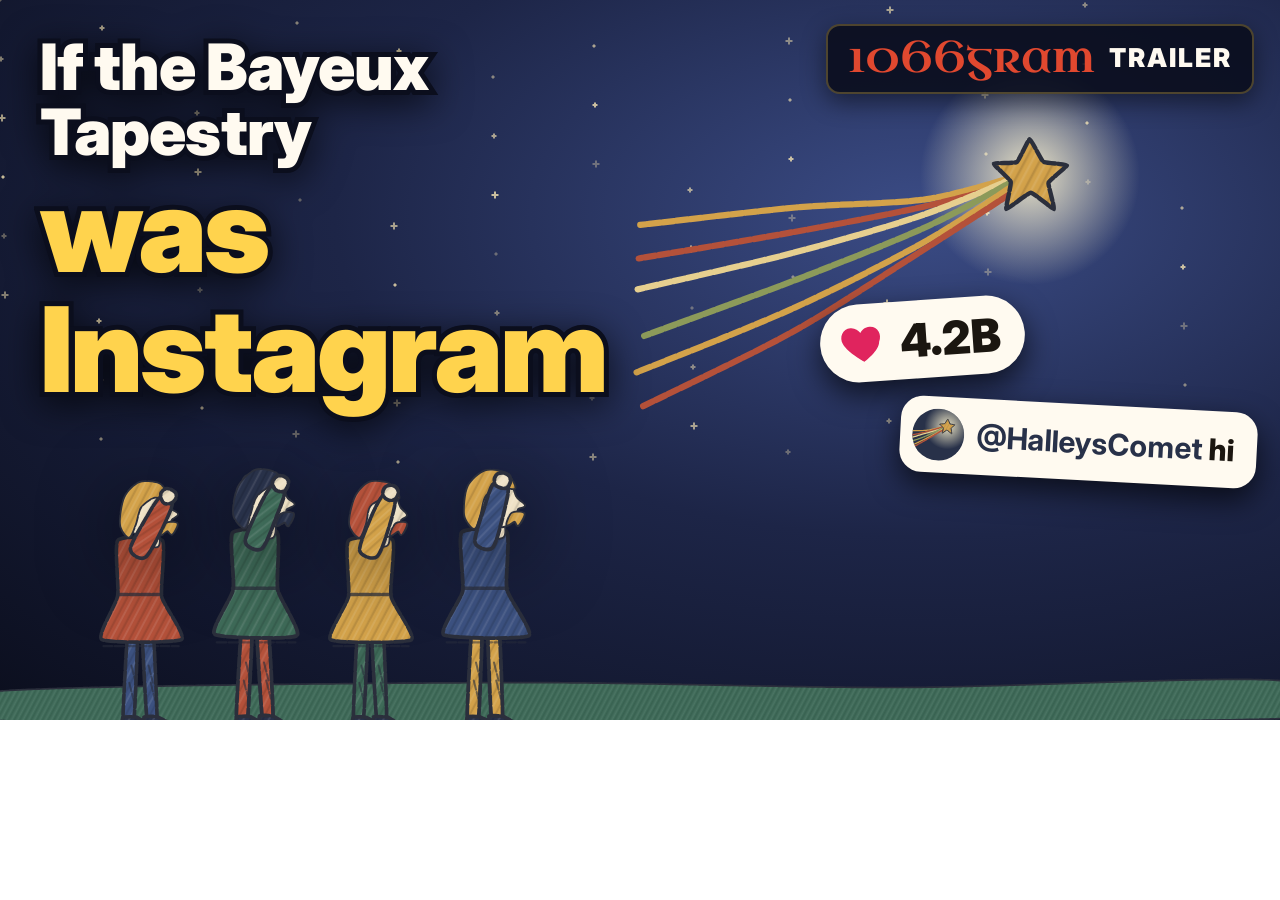
<file: app/thumb-comet.html>
<!doctype html>
<html lang="en-GB">
<head>
  <meta charset="utf-8">
  <title>1066gram thumbnail (comet)</title>
  <meta name="robots" content="noindex">
  <link href="https://fonts.googleapis.com/css2?family=Inter:wght@700;800;900&family=Uncial+Antiqua&display=swap" rel="stylesheet">
  <style>
    /* Alternative YouTube thumbnail, 1280x720. Rendered by tools/render-thumb.mjs comet. */
    html, body { margin: 0; width: 1280px; height: 720px; overflow: hidden; }
    #th { position: relative; width: 1280px; height: 720px; overflow: hidden;
      background: radial-gradient(ellipse at 72% 30%, #3b4c86 0%, #1d2547 45%, #0b0e1d 100%); }
    #th svg.art { position: absolute; inset: 0; }
    .head { position: absolute; left: 40px; top: 34px; width: 640px; font: 900 64px/1.02 'Inter', sans-serif; color: #fffaf0; letter-spacing: -1px;
      -webkit-text-stroke: 10px #0b0e1d; paint-order: stroke fill; filter: drop-shadow(0 8px 18px #000a); }
    .head .big { display: block; font-size: 118px; color: #ffd34d; letter-spacing: -3px; margin-top: 4px; }
    .like { position: absolute; left: 820px; top: 300px; display: flex; align-items: center; gap: 12px; padding: 14px 24px 14px 18px; border-radius: 40px;
      background: #fffaf0; box-shadow: 0 12px 30px #000a; font: 900 46px/1 'Inter', sans-serif; color: #1b1610; transform: rotate(-4deg); }
    .like svg { width: 50px; height: 50px; }
    .post { position: absolute; left: 900px; top: 404px; display: flex; align-items: center; gap: 12px; padding: 12px 22px 12px 12px; border-radius: 22px;
      background: #fffaf0; box-shadow: 0 12px 30px #000a; font: 800 30px/1.1 'Inter', sans-serif; color: #1b1610; transform: rotate(3deg); }
    .post .av { width: 52px; height: 52px; border-radius: 50%; overflow: hidden; }
    .post .av svg { width: 100%; height: 100%; }
    .post b { color: #283149; }
    .tag { position: absolute; right: 26px; top: 24px; display: flex; align-items: center; gap: 14px; padding: 10px 20px 12px; border-radius: 14px;
      background: #0b0e1de6; box-shadow: 0 8px 24px #0007; border: 2px solid #ffd34d44; }
    .tag .logo { font: 44px/1 'Uncial Antiqua', serif; color: #e0482f; }
    .tag .ot { font: 900 26px/1 'Inter', sans-serif; color: #fffaf0; letter-spacing: 2px; }
  </style>
</head>
<body>
  <div id="th"></div>
  <script type="module">
    import { figure, comet, sh, wob, STYLE, defs, seed } from './js/art.js';
    import { avatar } from './js/scenes.js';
    seed(116);
    const G = 700;
    // Stars, stitched as little crosses.
    let stars = '';
    for (let i = 0; i < 70; i++) {
      const x = (i * 197) % 1280, y = (i * 113) % 470, r = 1.5 + (i % 3);
      stars += `<path d="M${x - r},${y}L${x + r},${y}M${x},${y - r}L${x},${y + r}" stroke="#f3e2b0" stroke-width="2" opacity="${0.35 + (i % 4) * 0.15}"/>`;
    }
    // The crowd, big and close, pointing up at the sky.
    const crowd = [140, 255, 370, 485].map((x, i) => figure({ who: i % 2 ? 'english' : 'harold', helmet: null,
      tunic: ['red', 'green', 'ochre', 'blue'][i], legs: ['blue', 'red', 'green', 'ochre'][i], hair: ['ochre', 'navy', 'red', 'ochre'][i], moustache: true,
      x, y: G + 30, s: 2.15 + (i % 2) * 0.1, armF: 152 + i * 4, still: true })).join('');
    const heart = '<svg viewBox="0 0 24 24"><path d="M12 21s-7.5-4.7-9.7-9.1C.6 8.4 2.6 4.4 6.4 4.4c2.2 0 3.7 1.2 4.6 2.7.9-1.5 2.4-2.7 4.6-2.7 3.8 0 5.8 4 4.1 7.5C19.5 16.3 12 21 12 21z" fill="#e0245e"/></svg>';
    document.getElementById('th').innerHTML =
      `<svg class="art" viewBox="0 0 1280 720" xmlns="http://www.w3.org/2000/svg">${STYLE}${defs()}
        ${stars}
        <g transform="translate(1030,175) scale(2.6)">${comet(0, 0, 1)}</g>
        ${sh(wob([[0, 690], [500, 682], [900, 690], [1280, 680], [1280, 720], [0, 720]], { j: 3 }), 'green')}
        ${crowd}
      </svg>
      <div class="head">If the Bayeux Tapestry<span class="big">was Instagram</span></div>
      <div class="like">${heart}4.2B</div>
      <div class="post"><span class="av">${avatar('comet')}</span><span><b>@HalleysComet</b> hi</span></div>
      <div class="tag"><span class="logo">1066gram</span><span class="ot">TRAILER</span></div>`;
    window.__ready = document.fonts.ready.then(() => true);
  </script>
</body>
</html>
</file>
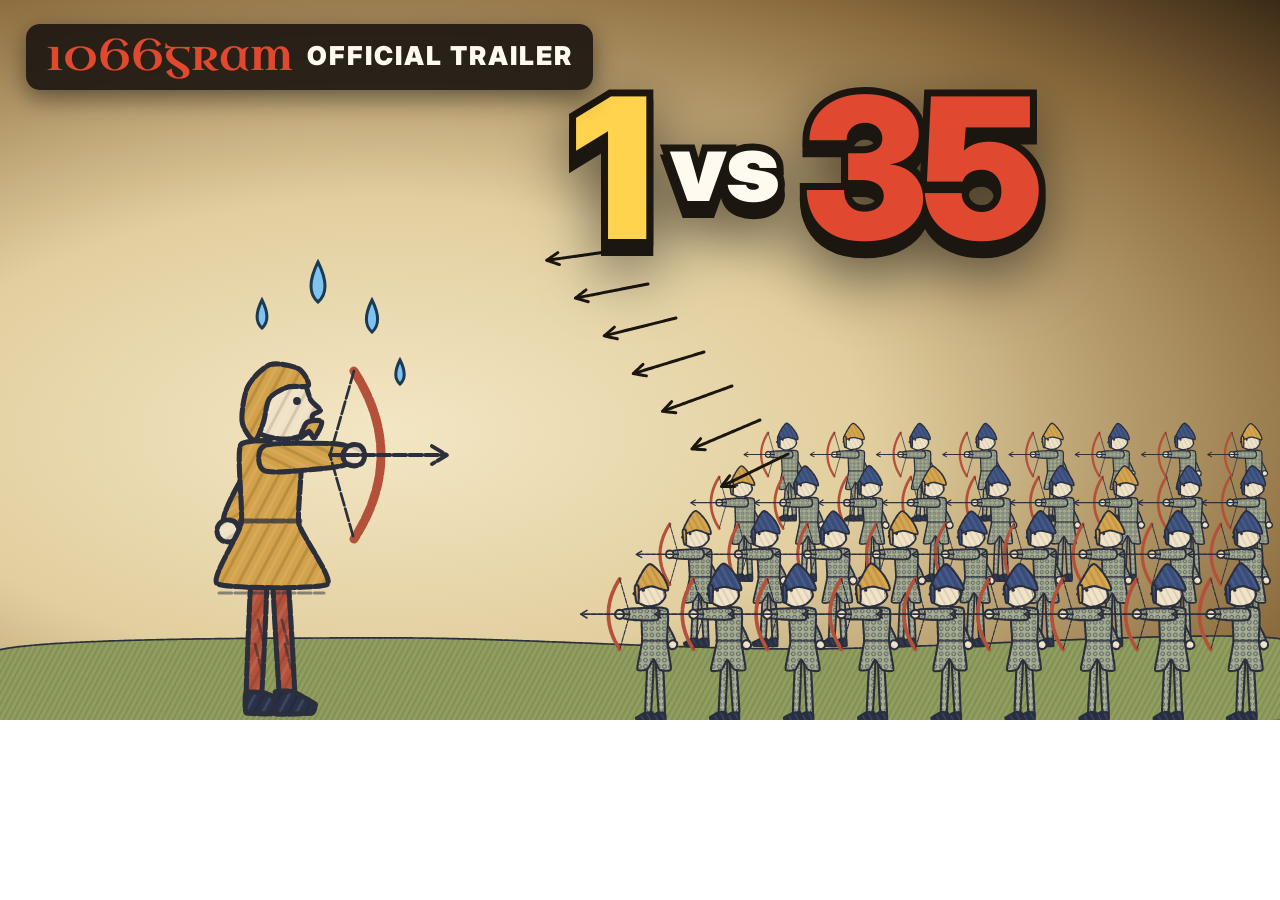
<file: app/thumb.html>
<!doctype html>
<html lang="en-GB">
<head>
  <meta charset="utf-8">
  <title>1066gram thumbnail</title>
  <meta name="robots" content="noindex">
  <link href="https://fonts.googleapis.com/css2?family=Inter:wght@800;900&family=Uncial+Antiqua&display=swap" rel="stylesheet">
  <style>
    /* YouTube thumbnail, 1280x720. Rendered by tools/render-thumb.mjs. */
    html, body { margin: 0; width: 1280px; height: 720px; overflow: hidden; }
    #th { position: relative; width: 1280px; height: 720px; overflow: hidden;
      background: radial-gradient(ellipse at 30% 60%, #f3e6c4 0%, #e2cf9f 38%, #8a6a3c 78%, #3a2a16 100%); }
    #th svg.art { position: absolute; inset: 0; }
    .vs { position: absolute; left: 330px; right: 0; top: 70px; text-align: center; font: 900 196px/1 'Inter', sans-serif; letter-spacing: -6px;
      -webkit-text-stroke: 14px #1b1610; paint-order: stroke fill; filter: drop-shadow(0 10px 0 #1b1610) drop-shadow(0 18px 30px #0008); }
    .vs .one { color: #ffd34d; }
    .vs .v { font-size: 96px; color: #fffaf0; letter-spacing: 0; margin: 0 22px; vertical-align: 38px; }
    .vs .many { color: #e0482f; }
    .tag { position: absolute; left: 26px; top: 24px; display: flex; align-items: center; gap: 14px; padding: 10px 20px 12px; border-radius: 14px;
      background: #1b1610e6; box-shadow: 0 8px 24px #0007; }
    .tag .logo { font: 44px/1 'Uncial Antiqua', serif; color: #e0482f; }
    .tag .ot { font: 900 26px/1 'Inter', sans-serif; color: #fffaf0; letter-spacing: 2px; }
  </style>
</head>
<body>
  <div id="th"></div>
  <script type="module">
    import { figure, sh, wob, ln, C, STYLE, defs, seed, ground } from './js/art.js';
    seed(35);
    const G = 640;
    // 35 Normans in ranks, all drawing their bows at one man.
    let normans = '';
    const ranks = [[8, 0.78, 520, 790], [9, 0.92, 580, 745], [9, 1.08, 645, 700], [9, 1.26, 720, 655]];
    let n = 0;
    for (const [count, s, y, x0] of ranks) {
      for (let i = 0; i < count && n < 35; i++, n++) {
        const x = x0 + i * (1280 - x0 + 40) / count;
        normans += figure({ who: 'norman', helmet: (i + count) % 3 ? 'blue' : 'ochre', x, y, s, dir: -1, armF: 90, propF: { t: 'bow', a: 0 }, armB: -30, still: true });
      }
    }
    // The one English archer: bigger, closer, and visibly sweating.
    const hero = figure({ who: 'archer', x: 270, y: G + 70, s: 3.0, armF: 92, propF: { t: 'bow', a: 0 }, armB: -30, still: true });
    const sweat = [[318, 262, 2.0], [372, 300, 1.6], [262, 300, 1.4], [400, 360, 1.2]].map(([x, y, k]) =>
      `<path d="M${x},${y} q${-7 * k},${14 * k} 0,${20 * k} q${7 * k},${-6 * k} 0,${-20 * k}Z" fill="#7fc4ef" stroke="#1b3a55" stroke-width="3"/>`).join('');
    // Thread-like arrow streaks flying at him.
    const arrows = [...Array(7)].map((_, i) => `<g transform="translate(${620 + i * 28},${250 + i * 34}) rotate(${-98 - i * 3})">${ln('M0,0L0,-70', '#1b1610', 3)}${ln('M-6,-62L0,-74L6,-62', '#1b1610', 3)}</g>`).join('');
    document.getElementById('th').innerHTML =
      `<svg class="art" viewBox="0 0 1280 720" xmlns="http://www.w3.org/2000/svg">${STYLE}${defs()}
        ${sh(wob([[0, 650], [400, 640], [800, 648], [1280, 636], [1280, 720], [0, 720]], { j: 3 }), 'sage')}
        ${normans}${arrows}${hero}${sweat}
      </svg>
      <div class="vs"><span class="one">1</span><span class="v">vs</span><span class="many">35</span></div>
      <div class="tag"><span class="logo">1066gram</span><span class="ot">OFFICIAL TRAILER</span></div>`;
    window.__ready = document.fonts.ready.then(() => true);
  </script>
</body>
</html>
</file>
